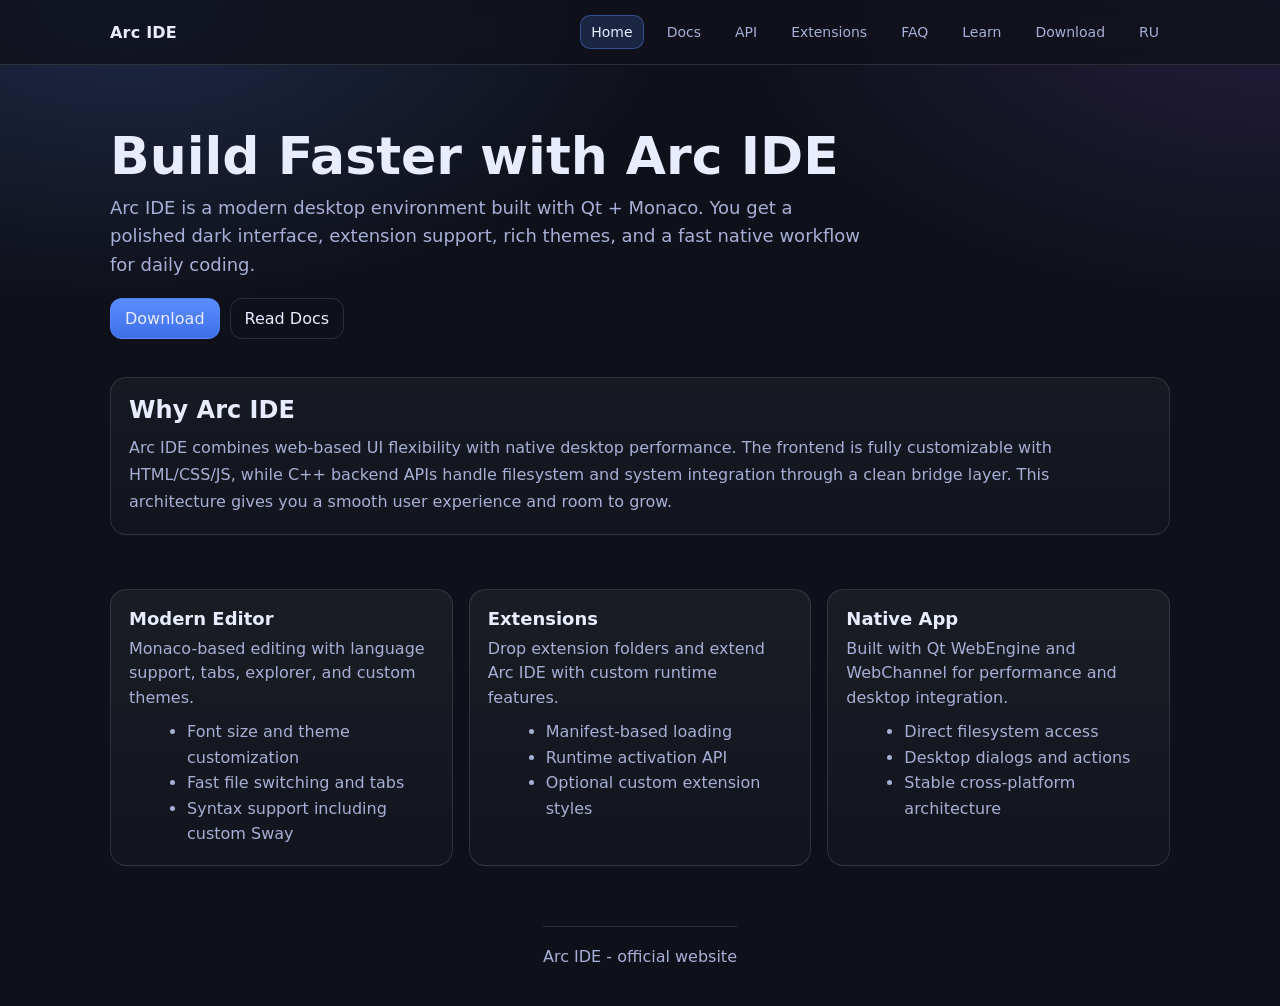
<file: index.html>
<!doctype html>
<html lang="en">
<head>
  <meta charset="UTF-8" />
  <meta name="viewport" content="width=device-width, initial-scale=1.0" />
  <title>Arc IDE - Home</title>
  <link rel="stylesheet" href="styles.css" />
</head>
<body>
  <header class="topbar">
    <div class="wrap nav">
      <div class="brand">Arc IDE</div>
      <nav class="links">
        <a class="link active" href="index.html">Home</a><a class="link" href="docs.html">Docs</a><a class="link" href="api.html">API</a><a class="link" href="Extensions.html">Extensions</a><a class="link" href="FAQ.html">FAQ</a><a class="link" href="learn.html">Learn</a><a class="link" href="download.html">Download</a><a class="link" href="ru-ru/index.html">RU</a>
      </nav>
    </div>
  </header>
  <main class="wrap">
    <section class="hero">
      <h1 class="title">Build Faster with Arc IDE</h1>
      <p class="lead">Arc IDE is a modern desktop environment built with Qt + Monaco. You get a polished dark interface, extension support, rich themes, and a fast native workflow for daily coding.</p>
      <div class="btns"><a class="btn primary" href="download.html">Download</a><a class="btn" href="docs.html">Read Docs</a></div>
    </section>
    <section class="section">
      <h2>Why Arc IDE</h2>
      <p>Arc IDE combines web-based UI flexibility with native desktop performance. The frontend is fully customizable with HTML/CSS/JS, while C++ backend APIs handle filesystem and system integration through a clean bridge layer. This architecture gives you a smooth user experience and room to grow.</p>
    </section>
    <section class="grid">
      <article class="card"><h3>Modern Editor</h3><p>Monaco-based editing with language support, tabs, explorer, and custom themes.</p><ul><li>Font size and theme customization</li><li>Fast file switching and tabs</li><li>Syntax support including custom Sway</li></ul></article>
      <article class="card"><h3>Extensions</h3><p>Drop extension folders and extend Arc IDE with custom runtime features.</p><ul><li>Manifest-based loading</li><li>Runtime activation API</li><li>Optional custom extension styles</li></ul></article>
      <article class="card"><h3>Native App</h3><p>Built with Qt WebEngine and WebChannel for performance and desktop integration.</p><ul><li>Direct filesystem access</li><li>Desktop dialogs and actions</li><li>Stable cross-platform architecture</li></ul></article>
    </section>
  </main>
  <footer class="wrap footer">Arc IDE - official website</footer>
</body>
</html>
</file>
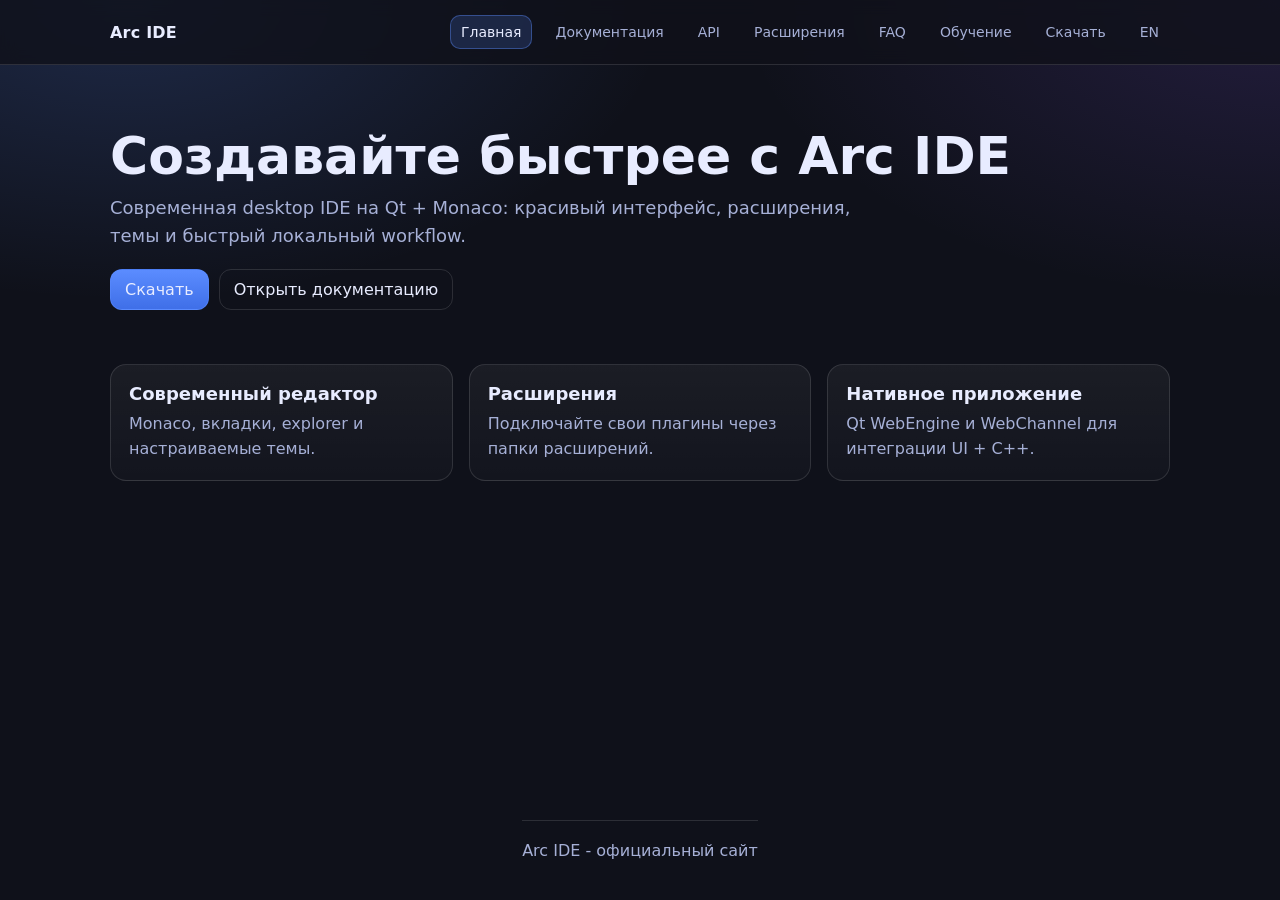
<file: ru-ru/index.html>
<!doctype html>
<html lang="ru">
<head><meta charset="UTF-8" /><meta name="viewport" content="width=device-width, initial-scale=1.0" /><title>Arc IDE - Главная</title><link rel="stylesheet" href="../styles.css" /></head>
<body>
<header class="topbar"><div class="wrap nav"><div class="brand">Arc IDE</div><nav class="links"><a class="link active" href="index.html">Главная</a><a class="link" href="docs.html">Документация</a><a class="link" href="api.html">API</a><a class="link" href="Extensions.html">Расширения</a><a class="link" href="FAQ.html">FAQ</a><a class="link" href="learn.html">Обучение</a><a class="link" href="download.html">Скачать</a><a class="link" href="../index.html">EN</a></nav></div></header>
<main class="wrap"><section class="hero"><h1 class="title">Создавайте быстрее с Arc IDE</h1><p class="lead">Современная desktop IDE на Qt + Monaco: красивый интерфейс, расширения, темы и быстрый локальный workflow.</p><div class="btns"><a class="btn primary" href="download.html">Скачать</a><a class="btn" href="docs.html">Открыть документацию</a></div></section><section class="grid"><article class="card"><h3>Современный редактор</h3><p>Monaco, вкладки, explorer и настраиваемые темы.</p></article><article class="card"><h3>Расширения</h3><p>Подключайте свои плагины через папки расширений.</p></article><article class="card"><h3>Нативное приложение</h3><p>Qt WebEngine и WebChannel для интеграции UI + C++.</p></article></section></main>
<footer class="wrap footer">Arc IDE - официальный сайт</footer>
</body></html>
</file>
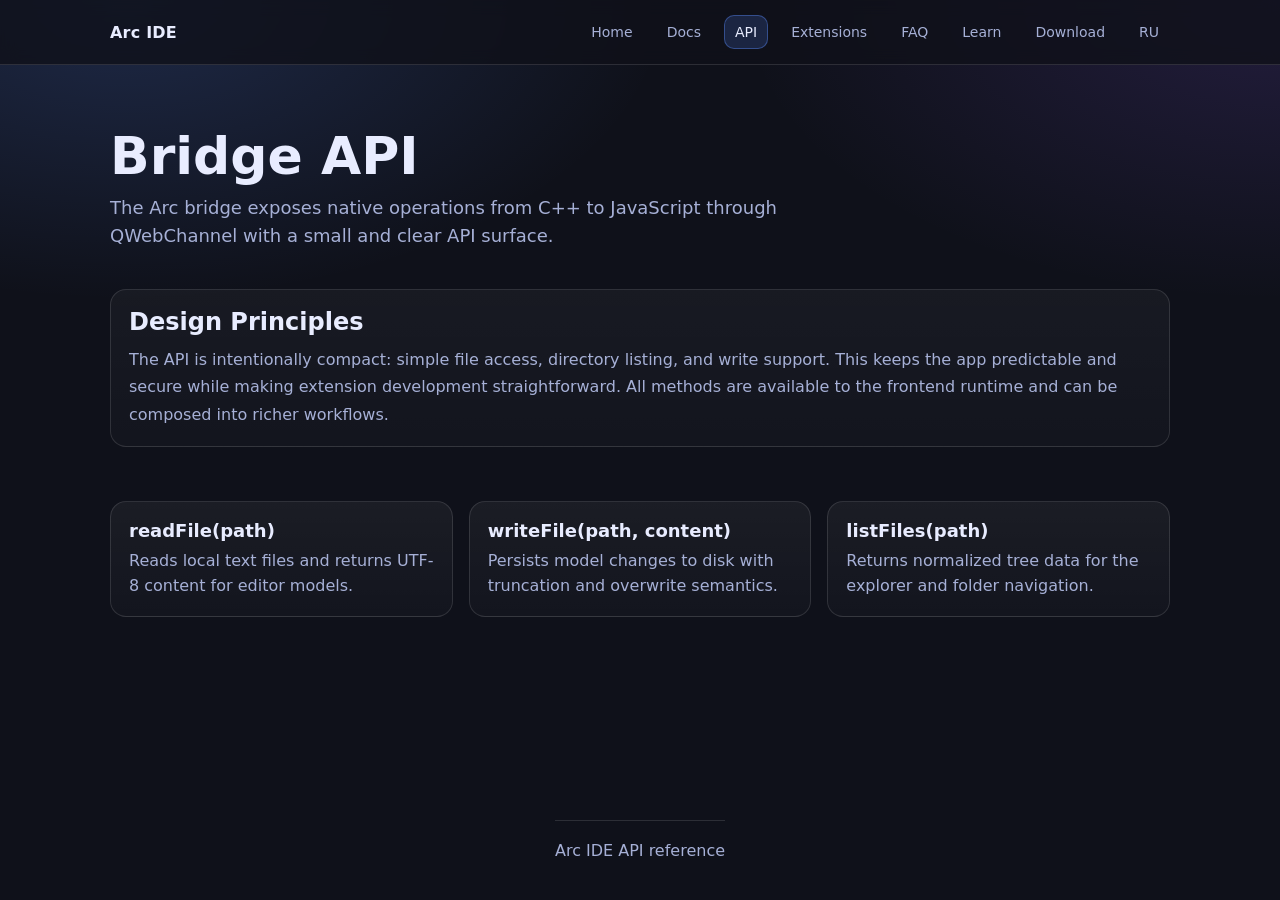
<file: api.html>
<!doctype html>
<html lang="en">
<head>
  <meta charset="UTF-8" />
  <meta name="viewport" content="width=device-width, initial-scale=1.0" />
  <title>Arc IDE - API</title>
  <link rel="stylesheet" href="styles.css" />
</head>
<body>
  <header class="topbar">
    <div class="wrap nav">
      <div class="brand">Arc IDE</div>
      <nav class="links">
        <a class="link" href="index.html">Home</a><a class="link" href="docs.html">Docs</a><a class="link active" href="api.html">API</a><a class="link" href="Extensions.html">Extensions</a><a class="link" href="FAQ.html">FAQ</a><a class="link" href="learn.html">Learn</a><a class="link" href="download.html">Download</a><a class="link" href="ru-ru/api.html">RU</a>
      </nav>
    </div>
  </header>
  <main class="wrap">
    <section class="hero">
      <h1 class="title">Bridge API</h1>
      <p class="lead">The Arc bridge exposes native operations from C++ to JavaScript through QWebChannel with a small and clear API surface.</p>
    </section>
    <section class="section">
      <h2>Design Principles</h2>
      <p>The API is intentionally compact: simple file access, directory listing, and write support. This keeps the app predictable and secure while making extension development straightforward. All methods are available to the frontend runtime and can be composed into richer workflows.</p>
    </section>
    <section class="grid">
      <article class="card"><h3>readFile(path)</h3><p>Reads local text files and returns UTF-8 content for editor models.</p></article>
      <article class="card"><h3>writeFile(path, content)</h3><p>Persists model changes to disk with truncation and overwrite semantics.</p></article>
      <article class="card"><h3>listFiles(path)</h3><p>Returns normalized tree data for the explorer and folder navigation.</p></article>
    </section>
  </main>
  <footer class="wrap footer">Arc IDE API reference</footer>
</body>
</html>
</file>
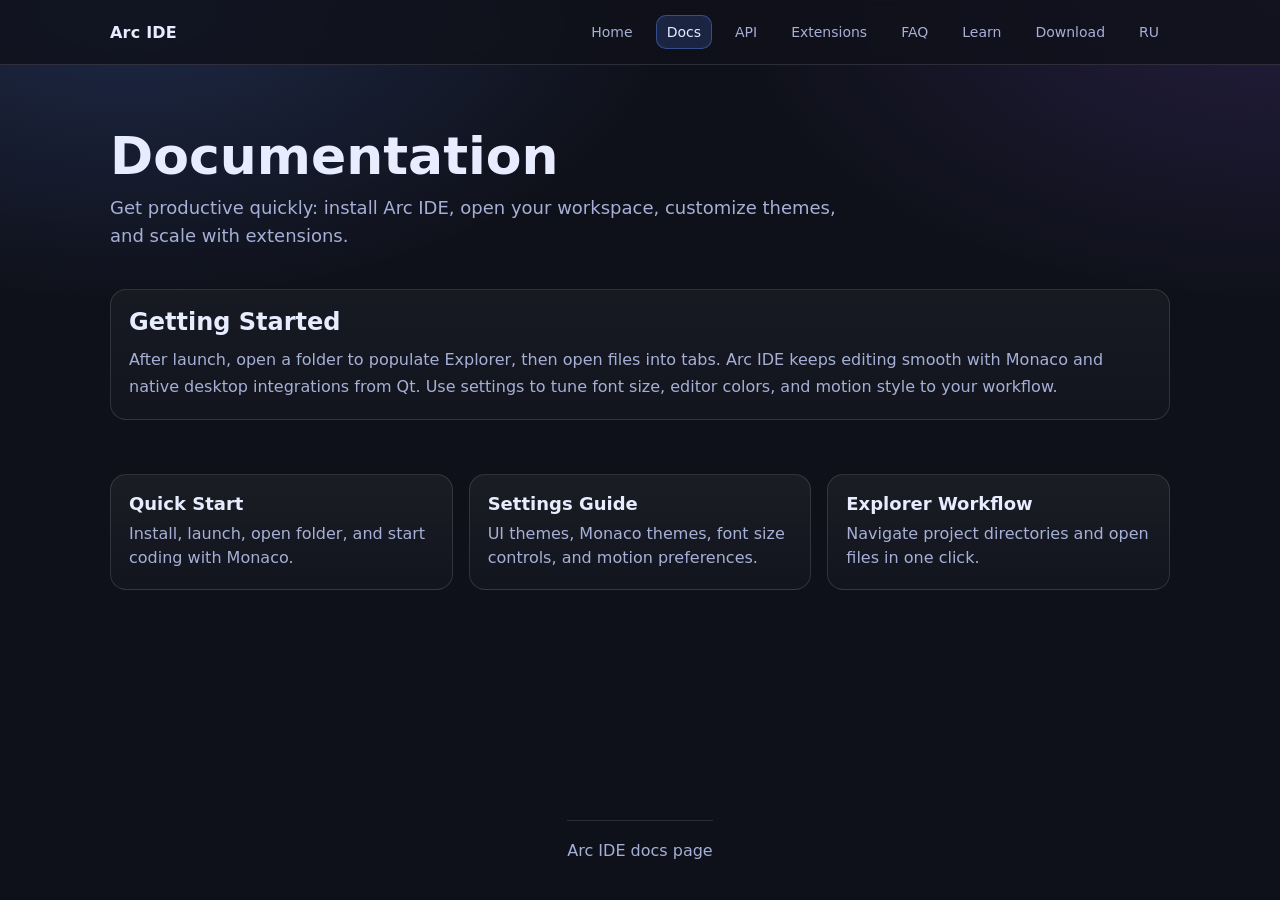
<file: docs.html>
<!doctype html>
<html lang="en">
<head>
  <meta charset="UTF-8" />
  <meta name="viewport" content="width=device-width, initial-scale=1.0" />
  <title>Arc IDE - Docs</title>
  <link rel="stylesheet" href="styles.css" />
</head>
<body>
  <header class="topbar">
    <div class="wrap nav">
      <div class="brand">Arc IDE</div>
      <nav class="links">
        <a class="link" href="index.html">Home</a><a class="link active" href="docs.html">Docs</a><a class="link" href="api.html">API</a><a class="link" href="Extensions.html">Extensions</a><a class="link" href="FAQ.html">FAQ</a><a class="link" href="learn.html">Learn</a><a class="link" href="download.html">Download</a><a class="link" href="ru-ru/docs.html">RU</a>
      </nav>
    </div>
  </header>
  <main class="wrap">
    <section class="hero">
      <h1 class="title">Documentation</h1>
      <p class="lead">Get productive quickly: install Arc IDE, open your workspace, customize themes, and scale with extensions.</p>
    </section>
    <section class="section">
      <h2>Getting Started</h2>
      <p>After launch, open a folder to populate Explorer, then open files into tabs. Arc IDE keeps editing smooth with Monaco and native desktop integrations from Qt. Use settings to tune font size, editor colors, and motion style to your workflow.</p>
    </section>
    <section class="grid">
      <article class="card"><h3>Quick Start</h3><p>Install, launch, open folder, and start coding with Monaco.</p></article>
      <article class="card"><h3>Settings Guide</h3><p>UI themes, Monaco themes, font size controls, and motion preferences.</p></article>
      <article class="card"><h3>Explorer Workflow</h3><p>Navigate project directories and open files in one click.</p></article>
    </section>
  </main>
  <footer class="wrap footer">Arc IDE docs page</footer>
</body>
</html>
</file>
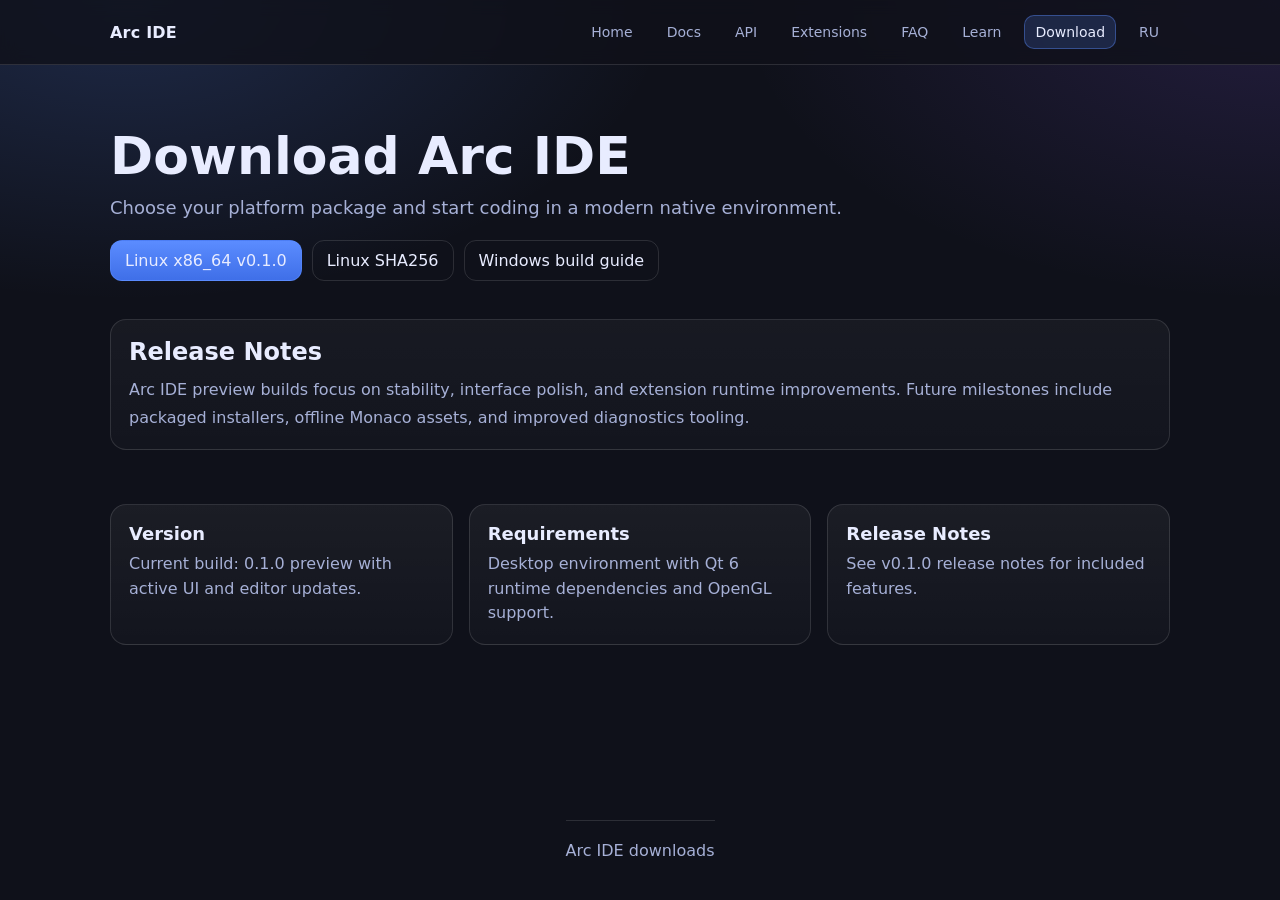
<file: download.html>
<!doctype html>
<html lang="en">
<head>
  <meta charset="UTF-8" />
  <meta name="viewport" content="width=device-width, initial-scale=1.0" />
  <title>Arc IDE - Download</title>
  <link rel="stylesheet" href="styles.css" />
</head>
<body>
  <header class="topbar">
    <div class="wrap nav">
      <div class="brand">Arc IDE</div>
      <nav class="links">
        <a class="link" href="index.html">Home</a><a class="link" href="docs.html">Docs</a><a class="link" href="api.html">API</a><a class="link" href="Extensions.html">Extensions</a><a class="link" href="FAQ.html">FAQ</a><a class="link" href="learn.html">Learn</a><a class="link active" href="download.html">Download</a><a class="link" href="ru-ru/download.html">RU</a>
      </nav>
    </div>
  </header>
  <main class="wrap">
    <section class="hero">
      <h1 class="title">Download Arc IDE</h1>
      <p class="lead">Choose your platform package and start coding in a modern native environment.</p>
      <div class="btns">
        <a class="btn primary" href="downloads/arc-mini-ide-v0.1.0-linux-x86_64.tar.gz">Linux x86_64 v0.1.0</a>
        <a class="btn" href="downloads/arc-mini-ide-v0.1.0-linux-x86_64.tar.gz.sha256">Linux SHA256</a>
        <a class="btn" href="downloads/v0.1.0/windows/BUILD_ON_WINDOWS.md">Windows build guide</a>
      </div>
    </section>
    <section class="section">
      <h2>Release Notes</h2>
      <p>Arc IDE preview builds focus on stability, interface polish, and extension runtime improvements. Future milestones include packaged installers, offline Monaco assets, and improved diagnostics tooling.</p>
    </section>
    <section class="grid">
      <article class="card"><h3>Version</h3><p>Current build: 0.1.0 preview with active UI and editor updates.</p></article>
      <article class="card"><h3>Requirements</h3><p>Desktop environment with Qt 6 runtime dependencies and OpenGL support.</p></article>
      <article class="card"><h3>Release Notes</h3><p>See <a href="downloads/v0.1.0/RELEASE_NOTES.md">v0.1.0 release notes</a> for included features.</p></article>
    </section>
  </main>
  <footer class="wrap footer">Arc IDE downloads</footer>
</body>
</html>
</file>
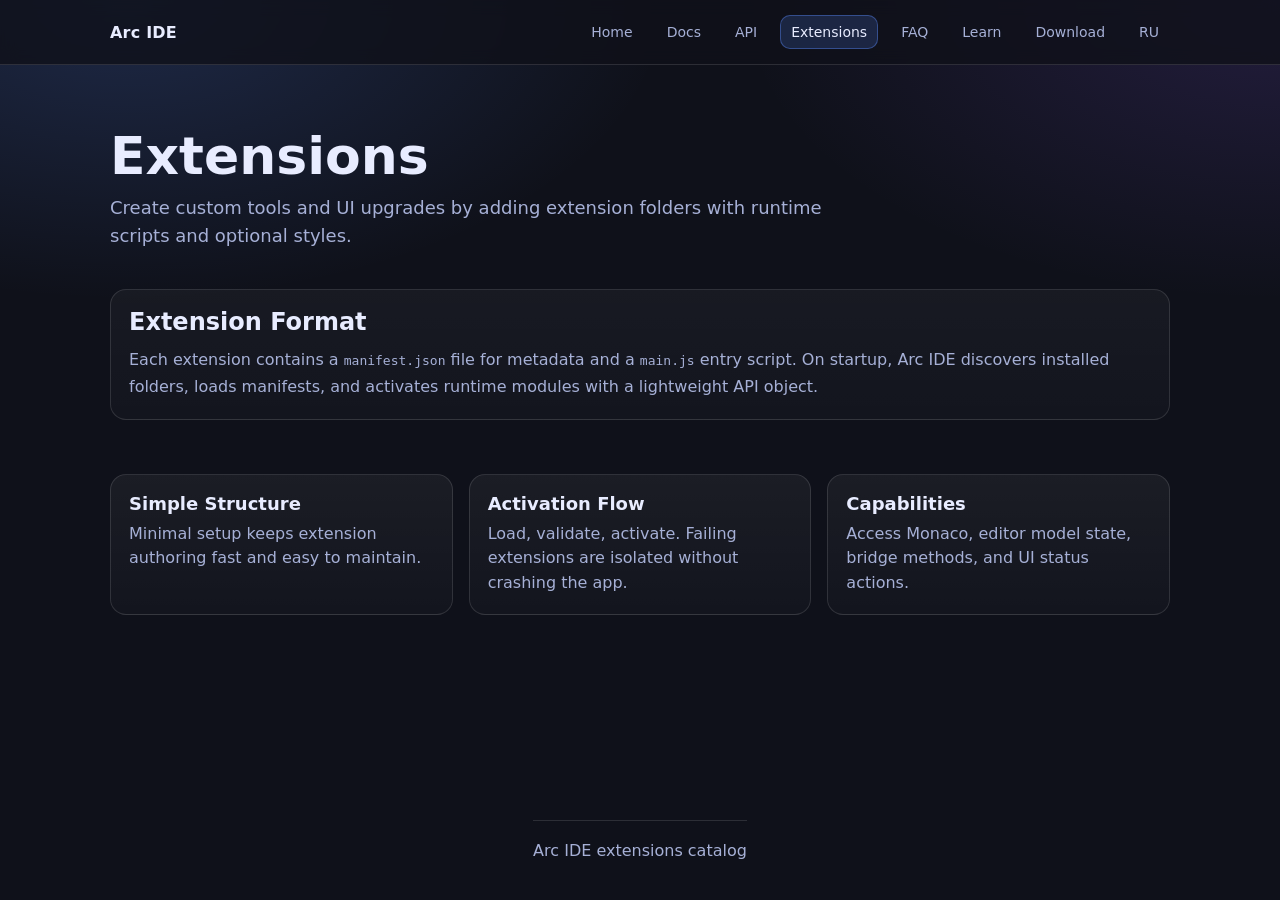
<file: Extensions.html>
<!doctype html>
<html lang="en">
<head>
  <meta charset="UTF-8" />
  <meta name="viewport" content="width=device-width, initial-scale=1.0" />
  <title>Arc IDE - Extensions</title>
  <link rel="stylesheet" href="styles.css" />
</head>
<body>
  <header class="topbar">
    <div class="wrap nav">
      <div class="brand">Arc IDE</div>
      <nav class="links">
        <a class="link" href="index.html">Home</a><a class="link" href="docs.html">Docs</a><a class="link" href="api.html">API</a><a class="link active" href="Extensions.html">Extensions</a><a class="link" href="FAQ.html">FAQ</a><a class="link" href="learn.html">Learn</a><a class="link" href="download.html">Download</a><a class="link" href="ru-ru/Extensions.html">RU</a>
      </nav>
    </div>
  </header>
  <main class="wrap">
    <section class="hero">
      <h1 class="title">Extensions</h1>
      <p class="lead">Create custom tools and UI upgrades by adding extension folders with runtime scripts and optional styles.</p>
    </section>
    <section class="section">
      <h2>Extension Format</h2>
      <p>Each extension contains a <code>manifest.json</code> file for metadata and a <code>main.js</code> entry script. On startup, Arc IDE discovers installed folders, loads manifests, and activates runtime modules with a lightweight API object.</p>
    </section>
    <section class="grid">
      <article class="card"><h3>Simple Structure</h3><p>Minimal setup keeps extension authoring fast and easy to maintain.</p></article>
      <article class="card"><h3>Activation Flow</h3><p>Load, validate, activate. Failing extensions are isolated without crashing the app.</p></article>
      <article class="card"><h3>Capabilities</h3><p>Access Monaco, editor model state, bridge methods, and UI status actions.</p></article>
    </section>
  </main>
  <footer class="wrap footer">Arc IDE extensions catalog</footer>
</body>
</html>
</file>
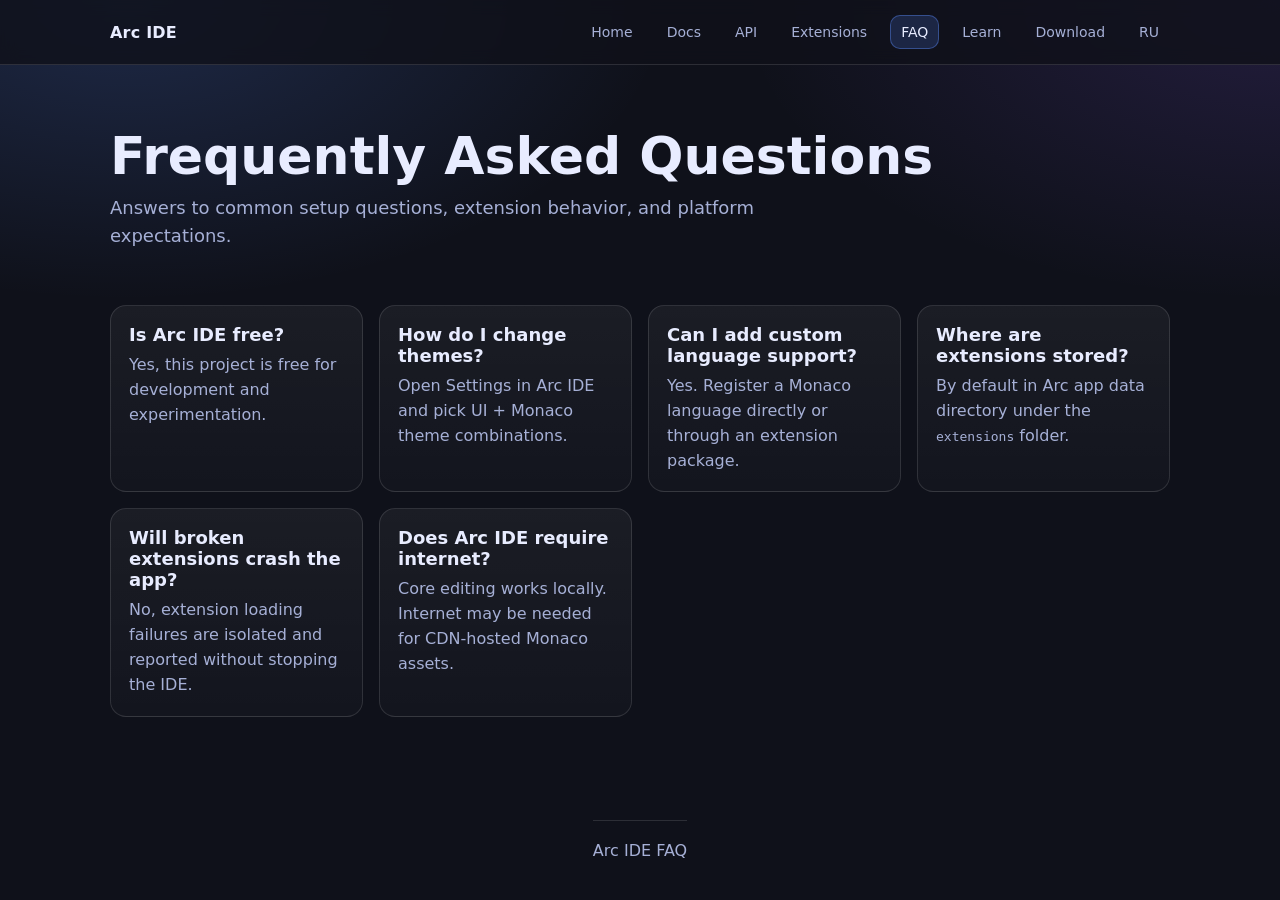
<file: FAQ.html>
<!doctype html>
<html lang="en">
<head>
  <meta charset="UTF-8" />
  <meta name="viewport" content="width=device-width, initial-scale=1.0" />
  <title>Arc IDE - FAQ</title>
  <link rel="stylesheet" href="styles.css" />
</head>
<body>
  <header class="topbar">
    <div class="wrap nav">
      <div class="brand">Arc IDE</div>
      <nav class="links">
        <a class="link" href="index.html">Home</a><a class="link" href="docs.html">Docs</a><a class="link" href="api.html">API</a><a class="link" href="Extensions.html">Extensions</a><a class="link active" href="FAQ.html">FAQ</a><a class="link" href="learn.html">Learn</a><a class="link" href="download.html">Download</a><a class="link" href="ru-ru/FAQ.html">RU</a>
      </nav>
    </div>
  </header>
  <main class="wrap">
    <section class="hero">
      <h1 class="title">Frequently Asked Questions</h1>
      <p class="lead">Answers to common setup questions, extension behavior, and platform expectations.</p>
    </section>
    <section class="grid">
      <article class="card"><h3>Is Arc IDE free?</h3><p>Yes, this project is free for development and experimentation.</p></article>
      <article class="card"><h3>How do I change themes?</h3><p>Open Settings in Arc IDE and pick UI + Monaco theme combinations.</p></article>
      <article class="card"><h3>Can I add custom language support?</h3><p>Yes. Register a Monaco language directly or through an extension package.</p></article>
      <article class="card"><h3>Where are extensions stored?</h3><p>By default in Arc app data directory under the <code>extensions</code> folder.</p></article>
      <article class="card"><h3>Will broken extensions crash the app?</h3><p>No, extension loading failures are isolated and reported without stopping the IDE.</p></article>
      <article class="card"><h3>Does Arc IDE require internet?</h3><p>Core editing works locally. Internet may be needed for CDN-hosted Monaco assets.</p></article>
    </section>
  </main>
  <footer class="wrap footer">Arc IDE FAQ</footer>
</body>
</html>
</file>
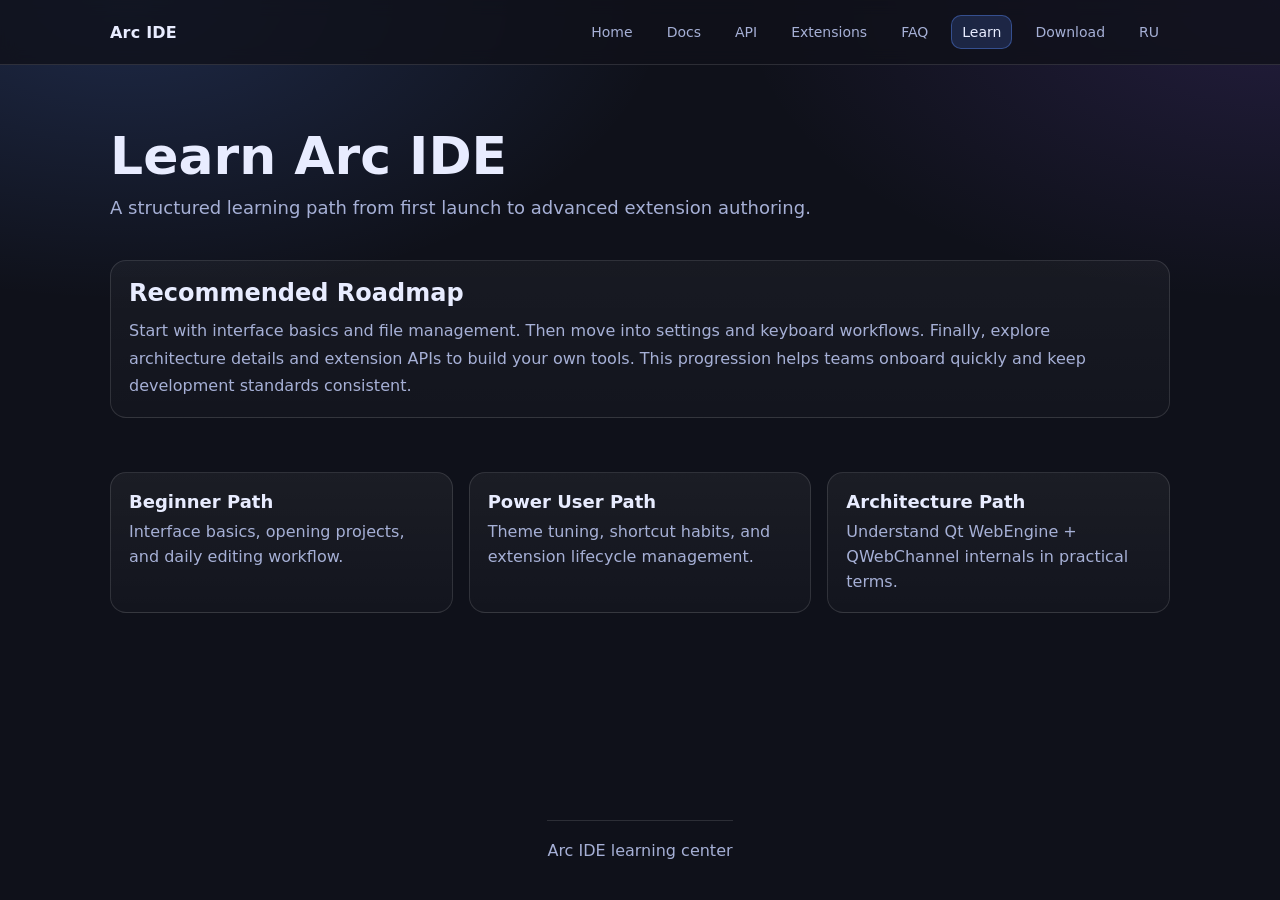
<file: learn.html>
<!doctype html>
<html lang="en">
<head>
  <meta charset="UTF-8" />
  <meta name="viewport" content="width=device-width, initial-scale=1.0" />
  <title>Arc IDE - Learn</title>
  <link rel="stylesheet" href="styles.css" />
</head>
<body>
  <header class="topbar">
    <div class="wrap nav">
      <div class="brand">Arc IDE</div>
      <nav class="links">
        <a class="link" href="index.html">Home</a><a class="link" href="docs.html">Docs</a><a class="link" href="api.html">API</a><a class="link" href="Extensions.html">Extensions</a><a class="link" href="FAQ.html">FAQ</a><a class="link active" href="learn.html">Learn</a><a class="link" href="download.html">Download</a><a class="link" href="ru-ru/learn.html">RU</a>
      </nav>
    </div>
  </header>
  <main class="wrap">
    <section class="hero">
      <h1 class="title">Learn Arc IDE</h1>
      <p class="lead">A structured learning path from first launch to advanced extension authoring.</p>
    </section>
    <section class="section">
      <h2>Recommended Roadmap</h2>
      <p>Start with interface basics and file management. Then move into settings and keyboard workflows. Finally, explore architecture details and extension APIs to build your own tools. This progression helps teams onboard quickly and keep development standards consistent.</p>
    </section>
    <section class="grid">
      <article class="card"><h3>Beginner Path</h3><p>Interface basics, opening projects, and daily editing workflow.</p></article>
      <article class="card"><h3>Power User Path</h3><p>Theme tuning, shortcut habits, and extension lifecycle management.</p></article>
      <article class="card"><h3>Architecture Path</h3><p>Understand Qt WebEngine + QWebChannel internals in practical terms.</p></article>
    </section>
  </main>
  <footer class="wrap footer">Arc IDE learning center</footer>
</body>
</html>
</file>
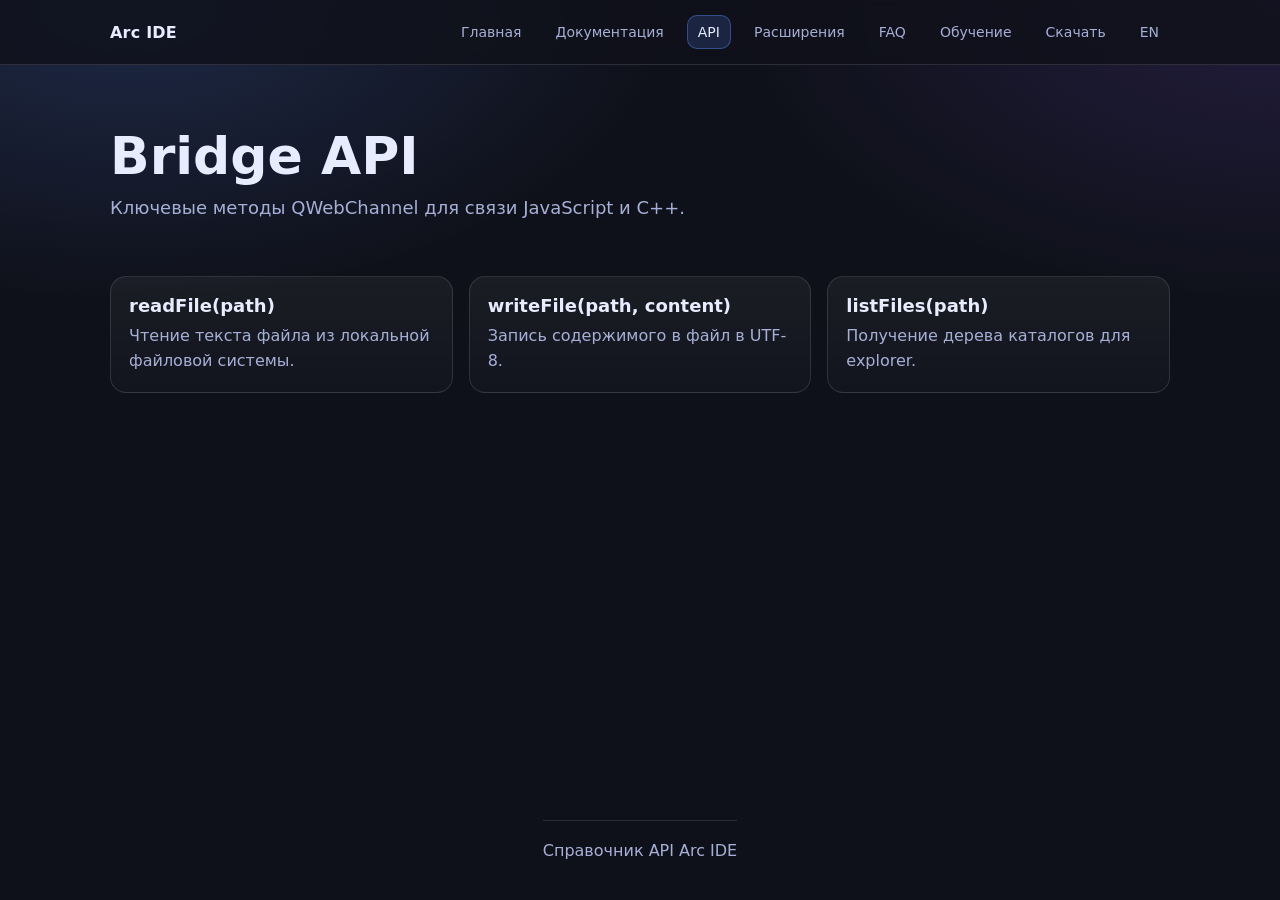
<file: ru-ru/api.html>
<!doctype html>
<html lang="ru">
<head><meta charset="UTF-8" /><meta name="viewport" content="width=device-width, initial-scale=1.0" /><title>Arc IDE - API</title><link rel="stylesheet" href="../styles.css" /></head>
<body>
<header class="topbar"><div class="wrap nav"><div class="brand">Arc IDE</div><nav class="links"><a class="link" href="index.html">Главная</a><a class="link" href="docs.html">Документация</a><a class="link active" href="api.html">API</a><a class="link" href="Extensions.html">Расширения</a><a class="link" href="FAQ.html">FAQ</a><a class="link" href="learn.html">Обучение</a><a class="link" href="download.html">Скачать</a><a class="link" href="../api.html">EN</a></nav></div></header>
<main class="wrap"><section class="hero"><h1 class="title">Bridge API</h1><p class="lead">Ключевые методы QWebChannel для связи JavaScript и C++.</p></section><section class="grid"><article class="card"><h3>readFile(path)</h3><p>Чтение текста файла из локальной файловой системы.</p></article><article class="card"><h3>writeFile(path, content)</h3><p>Запись содержимого в файл в UTF-8.</p></article><article class="card"><h3>listFiles(path)</h3><p>Получение дерева каталогов для explorer.</p></article></section></main>
<footer class="wrap footer">Справочник API Arc IDE</footer>
</body></html>
</file>
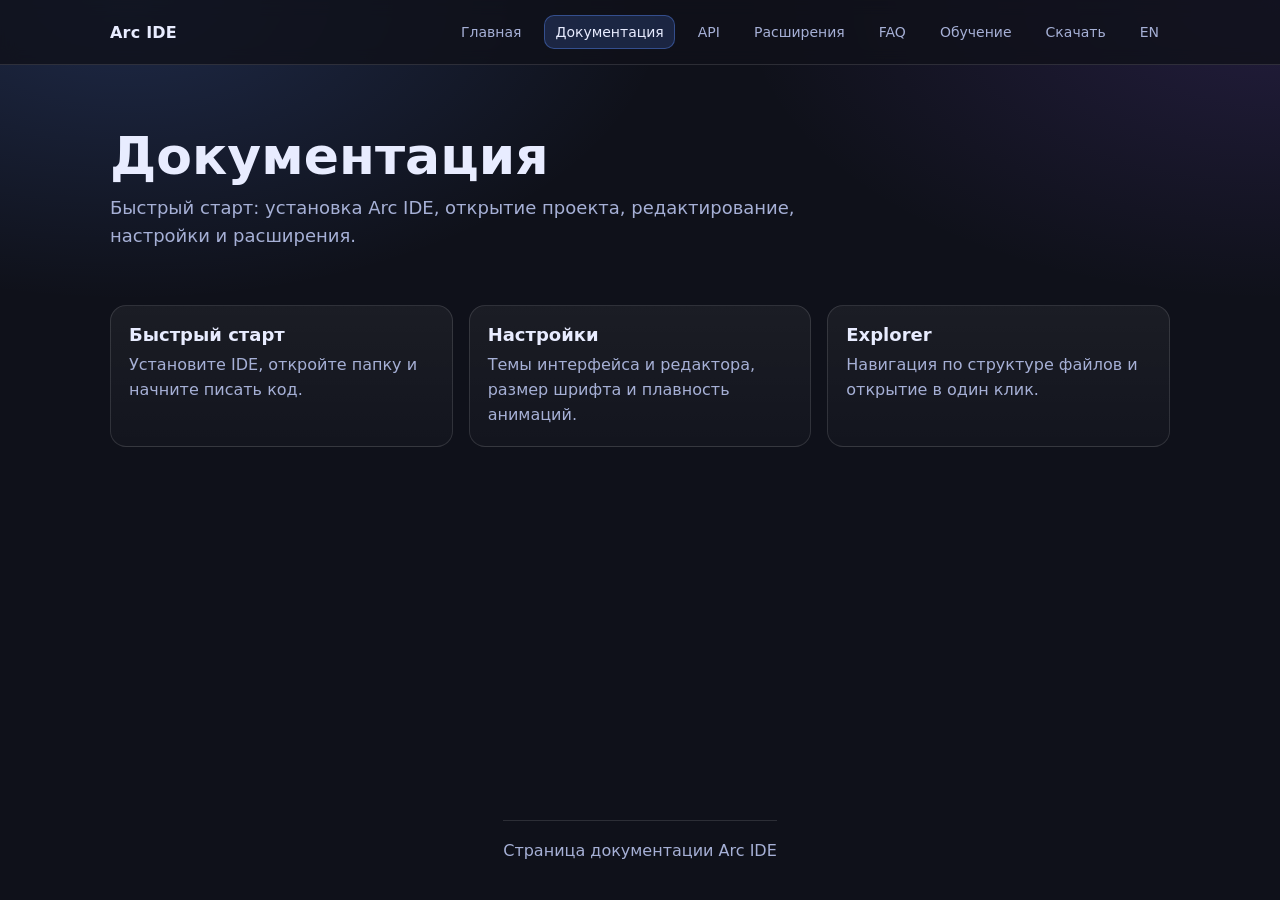
<file: ru-ru/docs.html>
<!doctype html>
<html lang="ru">
<head><meta charset="UTF-8" /><meta name="viewport" content="width=device-width, initial-scale=1.0" /><title>Arc IDE - Документация</title><link rel="stylesheet" href="../styles.css" /></head>
<body>
<header class="topbar"><div class="wrap nav"><div class="brand">Arc IDE</div><nav class="links"><a class="link" href="index.html">Главная</a><a class="link active" href="docs.html">Документация</a><a class="link" href="api.html">API</a><a class="link" href="Extensions.html">Расширения</a><a class="link" href="FAQ.html">FAQ</a><a class="link" href="learn.html">Обучение</a><a class="link" href="download.html">Скачать</a><a class="link" href="../docs.html">EN</a></nav></div></header>
<main class="wrap"><section class="hero"><h1 class="title">Документация</h1><p class="lead">Быстрый старт: установка Arc IDE, открытие проекта, редактирование, настройки и расширения.</p></section><section class="grid"><article class="card"><h3>Быстрый старт</h3><p>Установите IDE, откройте папку и начните писать код.</p></article><article class="card"><h3>Настройки</h3><p>Темы интерфейса и редактора, размер шрифта и плавность анимаций.</p></article><article class="card"><h3>Explorer</h3><p>Навигация по структуре файлов и открытие в один клик.</p></article></section></main>
<footer class="wrap footer">Страница документации Arc IDE</footer>
</body></html>
</file>
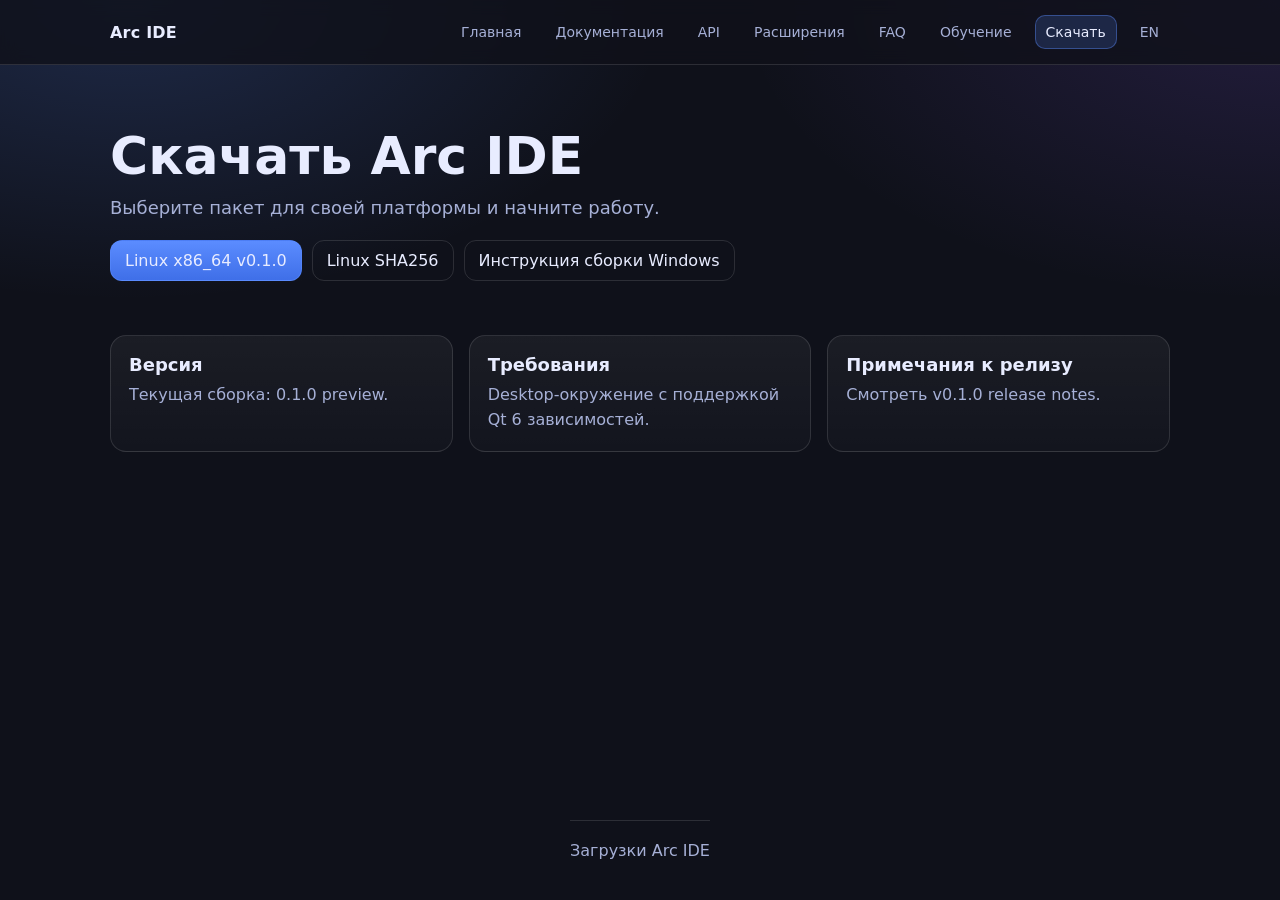
<file: ru-ru/download.html>
<!doctype html>
<html lang="ru">
<head><meta charset="UTF-8" /><meta name="viewport" content="width=device-width, initial-scale=1.0" /><title>Arc IDE - Скачать</title><link rel="stylesheet" href="../styles.css" /></head>
<body>
<header class="topbar"><div class="wrap nav"><div class="brand">Arc IDE</div><nav class="links"><a class="link" href="index.html">Главная</a><a class="link" href="docs.html">Документация</a><a class="link" href="api.html">API</a><a class="link" href="Extensions.html">Расширения</a><a class="link" href="FAQ.html">FAQ</a><a class="link" href="learn.html">Обучение</a><a class="link active" href="download.html">Скачать</a><a class="link" href="../download.html">EN</a></nav></div></header>
<main class="wrap"><section class="hero"><h1 class="title">Скачать Arc IDE</h1><p class="lead">Выберите пакет для своей платформы и начните работу.</p><div class="btns"><a class="btn primary" href="../downloads/arc-mini-ide-v0.1.0-linux-x86_64.tar.gz">Linux x86_64 v0.1.0</a><a class="btn" href="../downloads/arc-mini-ide-v0.1.0-linux-x86_64.tar.gz.sha256">Linux SHA256</a><a class="btn" href="../downloads/v0.1.0/windows/BUILD_ON_WINDOWS.md">Инструкция сборки Windows</a></div></section><section class="grid"><article class="card"><h3>Версия</h3><p>Текущая сборка: 0.1.0 preview.</p></article><article class="card"><h3>Требования</h3><p>Desktop-окружение с поддержкой Qt 6 зависимостей.</p></article><article class="card"><h3>Примечания к релизу</h3><p><a href="../downloads/v0.1.0/RELEASE_NOTES.md">Смотреть v0.1.0 release notes</a>.</p></article></section></main>
<footer class="wrap footer">Загрузки Arc IDE</footer>
</body></html>
</file>
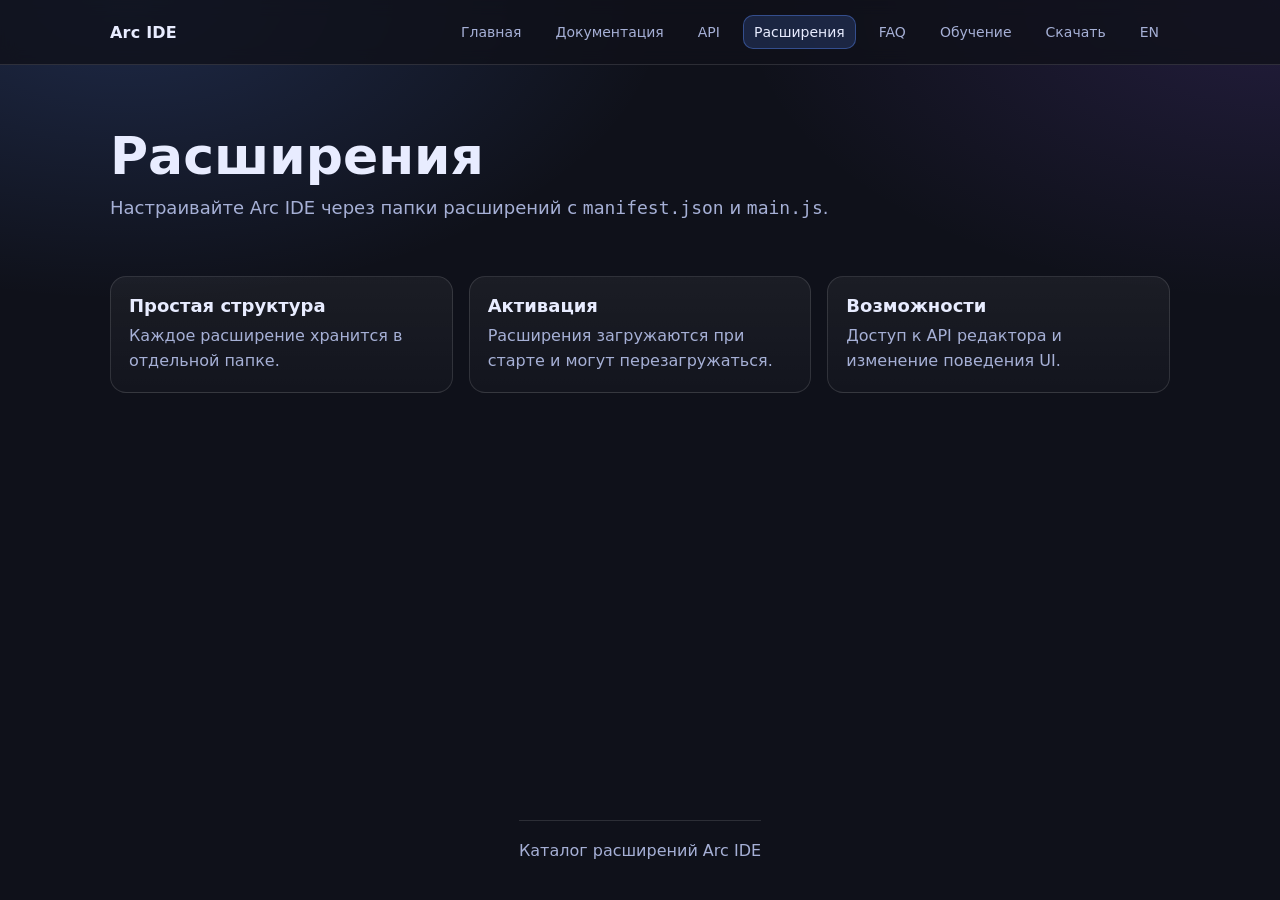
<file: ru-ru/Extensions.html>
<!doctype html>
<html lang="ru">
<head><meta charset="UTF-8" /><meta name="viewport" content="width=device-width, initial-scale=1.0" /><title>Arc IDE - Расширения</title><link rel="stylesheet" href="../styles.css" /></head>
<body>
<header class="topbar"><div class="wrap nav"><div class="brand">Arc IDE</div><nav class="links"><a class="link" href="index.html">Главная</a><a class="link" href="docs.html">Документация</a><a class="link" href="api.html">API</a><a class="link active" href="Extensions.html">Расширения</a><a class="link" href="FAQ.html">FAQ</a><a class="link" href="learn.html">Обучение</a><a class="link" href="download.html">Скачать</a><a class="link" href="../Extensions.html">EN</a></nav></div></header>
<main class="wrap"><section class="hero"><h1 class="title">Расширения</h1><p class="lead">Настраивайте Arc IDE через папки расширений с <code>manifest.json</code> и <code>main.js</code>.</p></section><section class="grid"><article class="card"><h3>Простая структура</h3><p>Каждое расширение хранится в отдельной папке.</p></article><article class="card"><h3>Активация</h3><p>Расширения загружаются при старте и могут перезагружаться.</p></article><article class="card"><h3>Возможности</h3><p>Доступ к API редактора и изменение поведения UI.</p></article></section></main>
<footer class="wrap footer">Каталог расширений Arc IDE</footer>
</body></html>
</file>
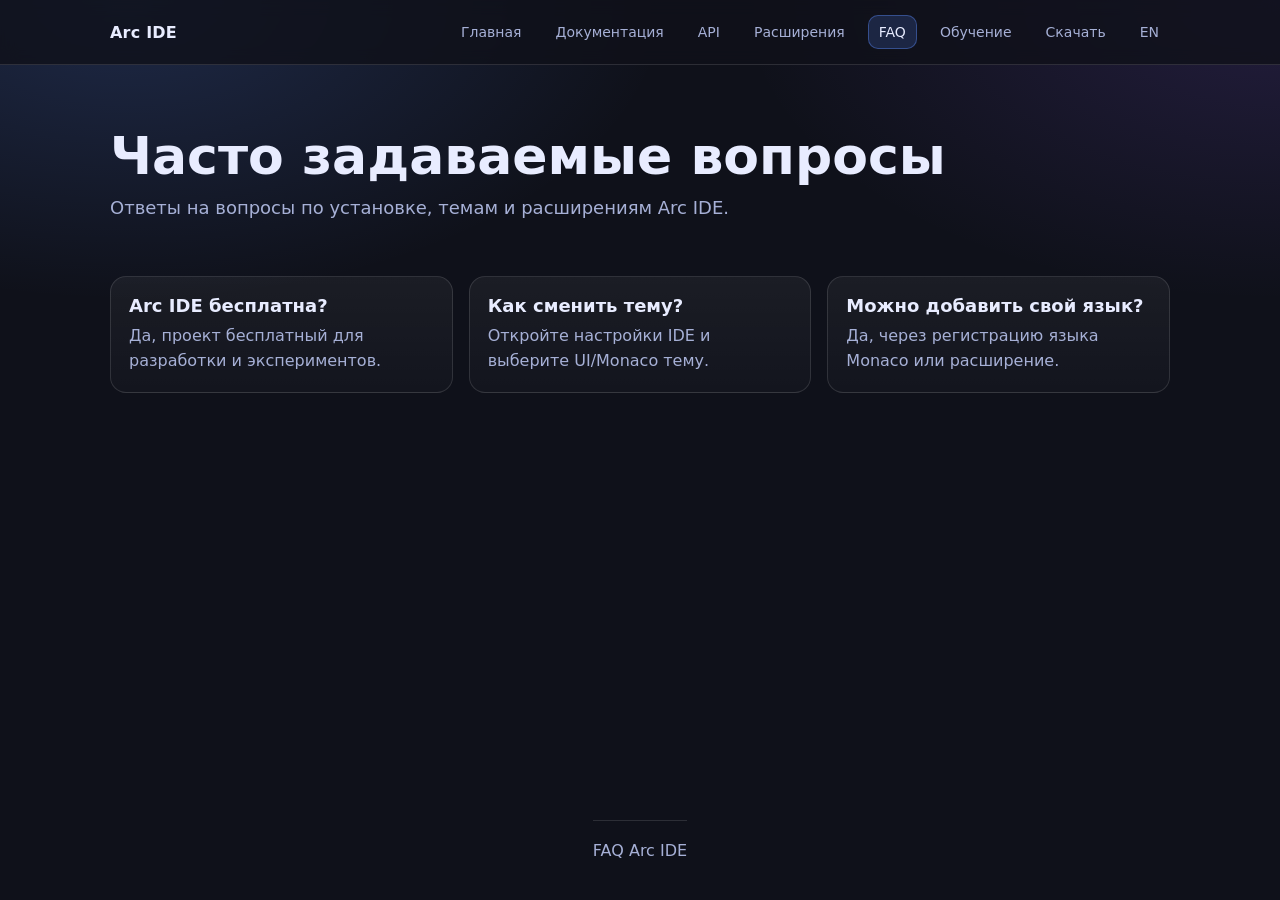
<file: ru-ru/FAQ.html>
<!doctype html>
<html lang="ru">
<head><meta charset="UTF-8" /><meta name="viewport" content="width=device-width, initial-scale=1.0" /><title>Arc IDE - FAQ</title><link rel="stylesheet" href="../styles.css" /></head>
<body>
<header class="topbar"><div class="wrap nav"><div class="brand">Arc IDE</div><nav class="links"><a class="link" href="index.html">Главная</a><a class="link" href="docs.html">Документация</a><a class="link" href="api.html">API</a><a class="link" href="Extensions.html">Расширения</a><a class="link active" href="FAQ.html">FAQ</a><a class="link" href="learn.html">Обучение</a><a class="link" href="download.html">Скачать</a><a class="link" href="../FAQ.html">EN</a></nav></div></header>
<main class="wrap"><section class="hero"><h1 class="title">Часто задаваемые вопросы</h1><p class="lead">Ответы на вопросы по установке, темам и расширениям Arc IDE.</p></section><section class="grid"><article class="card"><h3>Arc IDE бесплатна?</h3><p>Да, проект бесплатный для разработки и экспериментов.</p></article><article class="card"><h3>Как сменить тему?</h3><p>Откройте настройки IDE и выберите UI/Monaco тему.</p></article><article class="card"><h3>Можно добавить свой язык?</h3><p>Да, через регистрацию языка Monaco или расширение.</p></article></section></main>
<footer class="wrap footer">FAQ Arc IDE</footer>
</body></html>
</file>
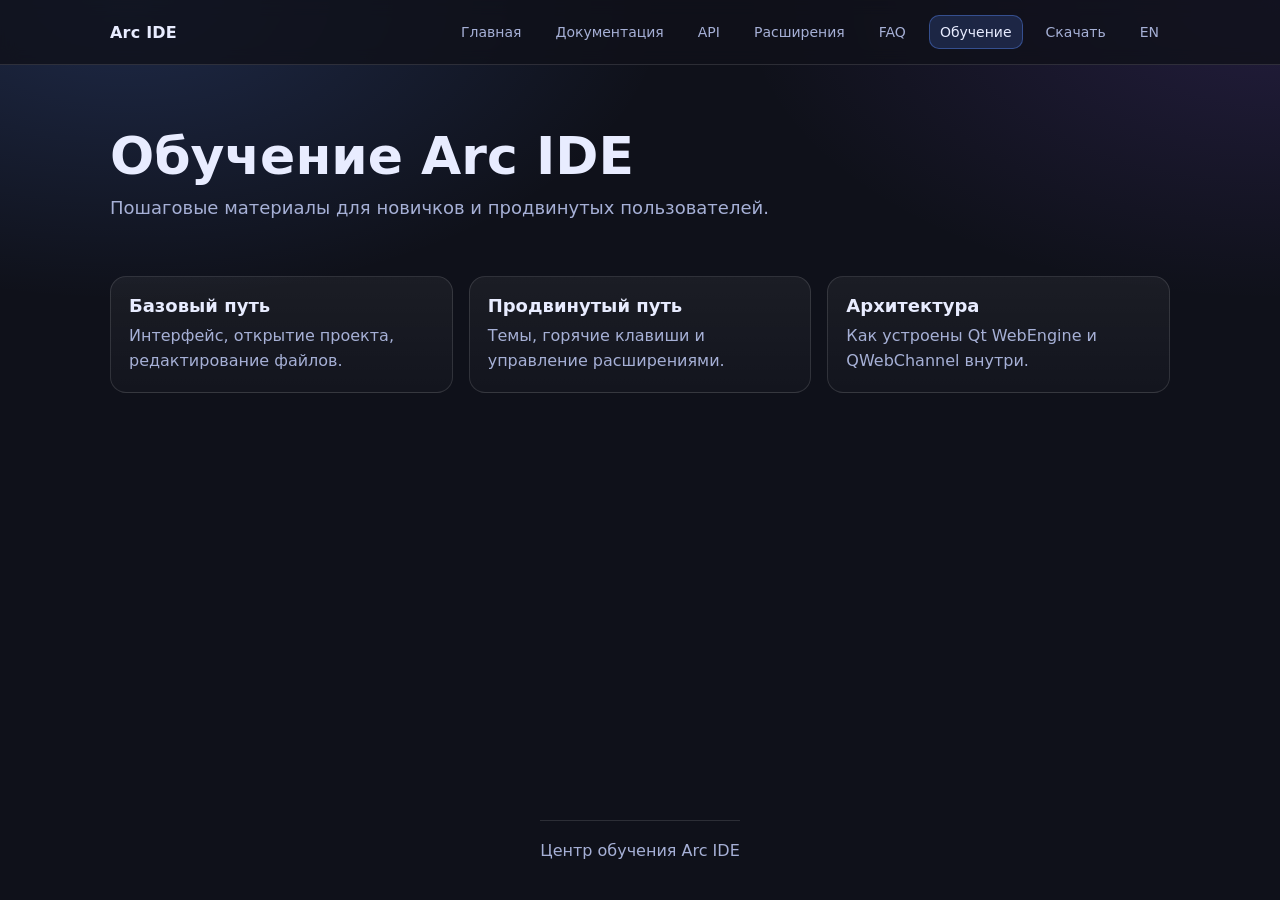
<file: ru-ru/learn.html>
<!doctype html>
<html lang="ru">
<head><meta charset="UTF-8" /><meta name="viewport" content="width=device-width, initial-scale=1.0" /><title>Arc IDE - Обучение</title><link rel="stylesheet" href="../styles.css" /></head>
<body>
<header class="topbar"><div class="wrap nav"><div class="brand">Arc IDE</div><nav class="links"><a class="link" href="index.html">Главная</a><a class="link" href="docs.html">Документация</a><a class="link" href="api.html">API</a><a class="link" href="Extensions.html">Расширения</a><a class="link" href="FAQ.html">FAQ</a><a class="link active" href="learn.html">Обучение</a><a class="link" href="download.html">Скачать</a><a class="link" href="../learn.html">EN</a></nav></div></header>
<main class="wrap"><section class="hero"><h1 class="title">Обучение Arc IDE</h1><p class="lead">Пошаговые материалы для новичков и продвинутых пользователей.</p></section><section class="grid"><article class="card"><h3>Базовый путь</h3><p>Интерфейс, открытие проекта, редактирование файлов.</p></article><article class="card"><h3>Продвинутый путь</h3><p>Темы, горячие клавиши и управление расширениями.</p></article><article class="card"><h3>Архитектура</h3><p>Как устроены Qt WebEngine и QWebChannel внутри.</p></article></section></main>
<footer class="wrap footer">Центр обучения Arc IDE</footer>
</body></html>
</file>
<file: styles.css>
:root {
  --bg: #0f111a;
  --panel: #171b2d;
  --text: #e8ecff;
  --muted: #a6b0d6;
  --accent: #5b8cff;
  --accent2: #8b5cf6;
  --border: rgba(255, 255, 255, 0.12);
}

* { box-sizing: border-box; }
body {
  margin: 0;
  min-height: 100vh;
  display: flex;
  flex-direction: column;
  font-family: "Segoe UI", Inter, system-ui, sans-serif;
  color: var(--text);
  background:
    radial-gradient(900px 500px at 10% 0%, rgba(91, 140, 255, 0.2), transparent 60%),
    radial-gradient(900px 500px at 100% 0%, rgba(139, 92, 246, 0.16), transparent 60%),
    var(--bg);
}
a { color: inherit; text-decoration: none; }
main { flex: 1; width: 100%; }

.wrap { max-width: 1100px; margin: 0 auto; padding: 0 20px; }
.topbar {
  position: sticky; top: 0; z-index: 20;
  backdrop-filter: blur(8px);
  background: rgba(15, 17, 26, 0.8);
  border-bottom: 1px solid var(--border);
}
.nav {
  min-height: 64px;
  display: flex; align-items: center; justify-content: space-between; gap: 16px;
}
.brand { font-weight: 800; letter-spacing: 0.2px; }
.links { display: flex; flex-wrap: wrap; gap: 12px; }
.link {
  font-size: 14px;
  color: var(--muted);
  padding: 8px 10px;
  border-radius: 10px;
  border: 1px solid transparent;
  transition: 0.2s;
}
.link:hover { color: var(--text); background: rgba(255,255,255,0.05); border-color: var(--border); }
.link.active { color: var(--text); background: rgba(91,140,255,0.18); border-color: rgba(91,140,255,0.4); }

.hero { padding: 64px 0 28px; }
.title { margin: 0 0 10px; font-size: clamp(30px, 5vw, 52px); line-height: 1.05; }
.lead { margin: 0; max-width: 760px; color: var(--muted); font-size: 18px; line-height: 1.6; }
.hero .title { animation: fadeUp 450ms ease both; }
.hero .lead { animation: fadeUp 550ms ease both; }

.grid {
  display: grid;
  gap: 16px;
  grid-template-columns: repeat(auto-fit, minmax(240px, 1fr));
  padding: 26px 0 60px;
}
.card {
  background: linear-gradient(180deg, rgba(255,255,255,0.05), rgba(255,255,255,0.02));
  border: 1px solid var(--border);
  border-radius: 16px;
  padding: 18px;
  transition: transform 180ms ease, border-color 180ms ease, box-shadow 180ms ease;
  animation: fadeUp 550ms ease both;
}
.card:hover {
  transform: translateY(-3px);
  border-color: rgba(255,255,255,0.22);
  box-shadow: 0 16px 34px rgba(0,0,0,0.25);
}
.card h3 { margin: 0 0 8px; font-size: 18px; }
.card p { margin: 0; color: var(--muted); line-height: 1.55; }
.card ul { margin: 8px 0 0 18px; color: var(--muted); line-height: 1.6; }

.btns { display: flex; gap: 10px; margin-top: 18px; flex-wrap: wrap; }
.btn {
  display: inline-block;
  padding: 10px 14px;
  border-radius: 12px;
  border: 1px solid var(--border);
  transition: transform 150ms ease, box-shadow 150ms ease, background 150ms ease;
}
.btn:hover {
  transform: translateY(-2px);
  box-shadow: 0 12px 26px rgba(0,0,0,0.22);
}
.btn.primary {
  background: linear-gradient(180deg, var(--accent), #3f6fe8);
  border-color: rgba(91, 140, 255, 0.5);
}

.footer {
  padding: 20px 0 40px;
  color: var(--muted);
  border-top: 1px solid var(--border);
  margin-top: auto;
}

.section {
  margin: 10px 0 28px;
  padding: 18px;
  border: 1px solid var(--border);
  border-radius: 16px;
  background: linear-gradient(180deg, rgba(255,255,255,0.04), rgba(255,255,255,0.02));
  animation: fadeUp 650ms ease both;
}
.section h2 {
  margin: 0 0 10px;
  font-size: 24px;
}
.section p {
  margin: 0;
  color: var(--muted);
  line-height: 1.7;
}

@keyframes fadeUp {
  from { opacity: 0; transform: translateY(10px); }
  to { opacity: 1; transform: translateY(0); }
}
</file>
